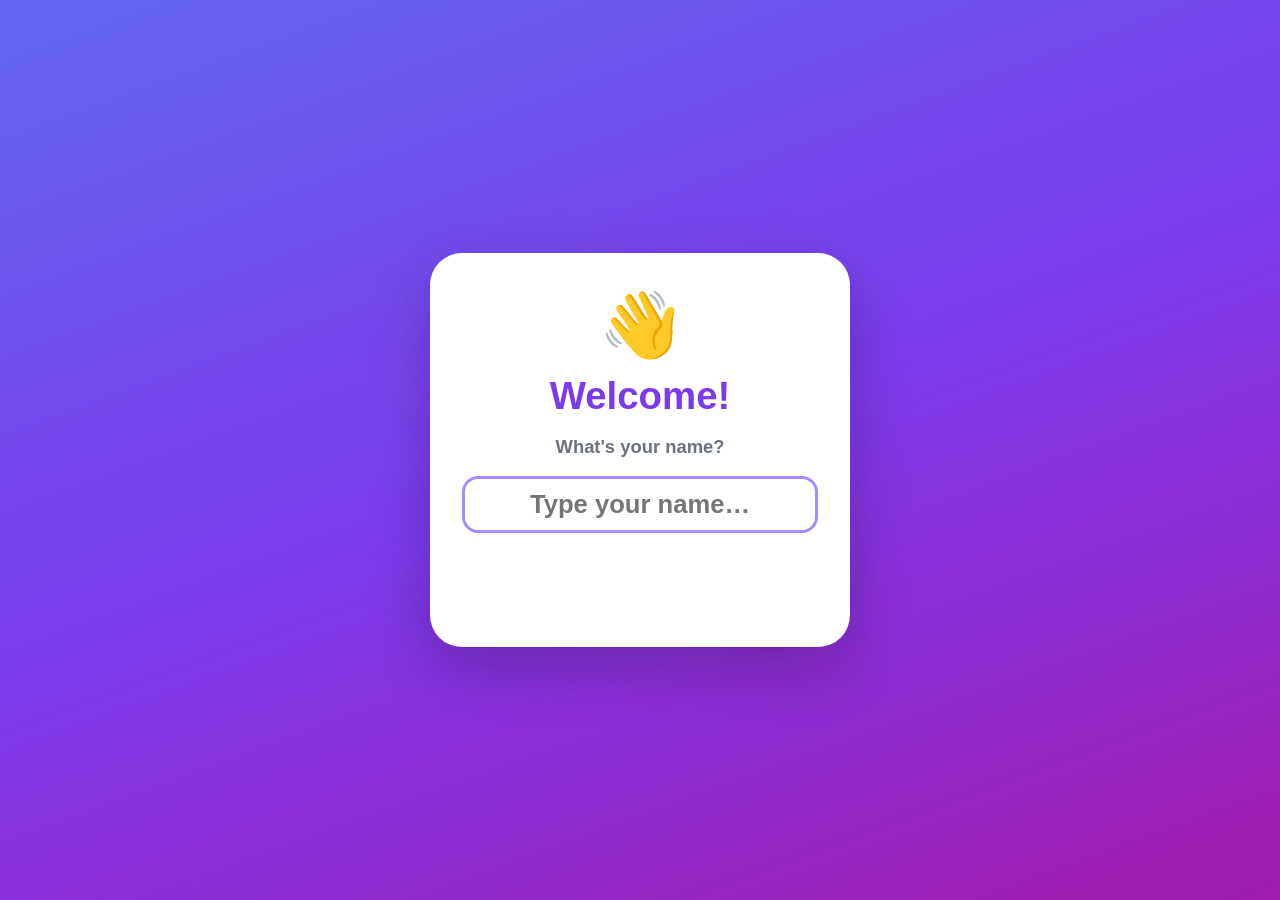
<file: index.html>
<!DOCTYPE html>
<html lang="en">
<head>
  <meta charset="UTF-8">
  <meta name="viewport" content="width=device-width, initial-scale=1.0, user-scalable=no">
  <meta name="apple-mobile-web-app-capable" content="yes">
  <meta name="apple-mobile-web-app-status-bar-style" content="black-translucent">
  <meta name="apple-mobile-web-app-title" content="Times Tables">
  <title>Times Tables Practice</title>
  <link rel="manifest" href="manifest.json">
  <link rel="apple-touch-icon" href="icon-192.png">
  <link rel="stylesheet" href="style.css">
</head>
<body>

  <!-- ══════════════════════════════════════
       SCREEN 1 — NAME ENTRY
       Shown only on first launch
       ══════════════════════════════════════ -->
  <div id="screen-name" class="screen">
    <div id="name-card">
      <div class="name-emoji">👋</div>
      <h2>Welcome!</h2>
      <p class="name-prompt">What's your name?</p>
      <input
        id="name-input"
        type="text"
        maxlength="20"
        placeholder="Type your name…"
        autocomplete="off"
        autocorrect="off"
        spellcheck="false"
      >
      <button id="name-btn" class="btn-primary" disabled>Let's Go!</button>
    </div>
  </div>


  <!-- ══════════════════════════════════════
       SCREEN 2 — SETUP
       Choose tables, mode, see stats
       ══════════════════════════════════════ -->
  <div id="screen-setup" class="screen">

    <div id="setup-header">
      <h1>Times Tables</h1>
      <p id="greeting"><!-- e.g. "Hi Lily!" inserted by JS --></p>
      <button id="change-name-btn" class="btn-ghost">✏️ Change name</button>
    </div>

    <!-- Easy / Hard mode toggle -->
    <div id="mode-toggle">
      <button class="mode-btn" data-mode="easy">
        Easy<span class="mode-tag">tap to pick</span>
      </button>
      <button class="mode-btn" data-mode="hard">
        Hard<span class="mode-tag">type it in</span>
      </button>
    </div>

    <p class="subtitle">Choose your tables:</p>

    <div id="difficulty-key">
      <span class="key-dot easy-dot"></span>Easy
      <span class="key-dot medium-dot"></span>Medium
      <span class="key-dot hard-dot"></span>Hard
      <span class="key-star">★</span>Mastered
    </div>

    <!-- Table number buttons 2–12 (built by JS) -->
    <div id="table-picker"></div>

    <button id="start-btn" class="btn-primary" disabled>Let's Go!</button>
    <button id="test-btn" class="btn-test" disabled>🏫 School Test</button>

    <!-- Earned reward badges -->
    <div id="badge-row">
      <!-- Small emoji badges for each unlocked tier — built by JS -->
    </div>

    <!-- Stats + scoreboard link -->
    <div id="lifetime-stats">
      <div class="lifetime-row">
        <span>⭐ <strong id="ls-points">0</strong> pts</span>
        <span>Best session: <strong id="ls-best-session">—</strong></span>
        <button id="scores-btn" class="btn-ghost">🏆 Leaderboard</button>
      </div>
      <div id="reward-progress" class="hidden">
        <div id="reward-progress-label"></div>
        <div id="reward-progress-track">
          <div id="reward-progress-fill"></div>
        </div>
      </div>
      <div class="lifetime-row muted">
        All time: <strong id="ls-total">0</strong> answered &nbsp;·&nbsp;
        <strong id="ls-correct">0</strong> correct &nbsp;·&nbsp;
        Best streak: <strong id="ls-best">0</strong>
      </div>
    </div>

  </div>


  <!-- ══════════════════════════════════════
       SCREEN 3 — PRACTICE
       ══════════════════════════════════════ -->
  <div id="screen-practice" class="screen">

    <!-- Test mode countdown bar — hidden during normal practice -->
    <div id="test-timer-bar" class="hidden">
      <div id="test-timer-fill"></div>
    </div>

    <!-- Reward progress bar — prominent position, just below stats -->
    <div id="practice-reward-progress">
      <div id="practice-reward-label"></div>
      <div id="practice-reward-track">
        <div id="practice-reward-fill"></div>
      </div>
    </div>

    <div id="stats-bar">
      <div class="stat-block">
        <div class="stat-label">Total</div>
        <div class="stat-value" id="stat-total">0</div>
      </div>
      <div class="stat-block">
        <div class="stat-label">Correct</div>
        <div class="stat-value" id="stat-correct">0</div>
      </div>
      <div class="stat-block">
        <div class="stat-label">Streak</div>
        <div class="stat-value" id="stat-streak">0</div>
      </div>
      <div class="stat-block highlight">
        <div class="stat-label">Points</div>
        <div class="stat-value" id="stat-points">0</div>
      </div>
    </div>

    <div id="question-card">
      <div id="question-text">_ × _ = ?</div>

      <!-- Hard mode: text input -->
      <div id="hard-mode-controls">
        <input
          id="answer-input"
          type="number"
          inputmode="numeric"
          pattern="[0-9]*"
          placeholder="?"
          autocomplete="off"
          aria-label="Your answer"
        >
        <button id="submit-btn" class="btn-primary">Check!</button>
      </div>

      <!-- Easy mode: four tap buttons -->
      <div id="easy-mode-controls" class="hidden">
        <div id="choice-grid"></div>
      </div>
    </div>

    <div id="feedback-area" class="hidden"></div>

    <div id="practice-footer">
      <span id="mode-badge"></span>
      <button id="back-btn" class="btn-secondary">Change Tables</button>
    </div>

  </div>


  <!-- ══════════════════════════════════════
       SCREEN 4 — CELEBRATION (10 in a row)
       ══════════════════════════════════════ -->
  <div id="screen-celebration" class="screen">
    <div id="confetti-container"></div>
    <div id="celebration-card">
      <div class="celebration-emoji">🌟</div>
      <h2>Amazing!</h2>
      <p class="celebration-big">10 in a row!</p>
      <p class="celebration-sub" id="celebration-name-line"></p>
      <button id="continue-btn" class="btn-primary">Keep Going!</button>
    </div>
  </div>


  <!-- ══════════════════════════════════════
       SCREEN 5 — DECK COMPLETE
       ══════════════════════════════════════ -->
  <div id="screen-mastered" class="screen">
    <div id="mastered-card">
      <div class="mastered-emoji">🎓</div>
      <h2 id="mastered-title">Deck Complete!</h2>
      <p id="mastered-subtitle"></p>
      <p id="mastered-detail"></p>
      <button id="mastered-btn" class="btn-primary">Try New Tables!</button>
    </div>
  </div>


  <!-- ══════════════════════════════════════
       SCREEN 6 — TEST RESULTS
       Shown after a school-style test completes
       ══════════════════════════════════════ -->
  <div id="screen-test-result" class="screen">
    <div id="test-result-card">
      <div class="test-result-emoji">🏫</div>
      <h2>Test Complete!</h2>
      <div id="test-score"></div>
      <div id="test-pct"></div>
      <p id="test-message"></p>
      <button id="test-reward-btn" class="btn-primary hidden">🎵 Watch Your Reward!</button>
      <button id="test-again-btn" class="btn-primary">Try Again</button>
      <button id="test-back-btn" class="btn-secondary">← Back to Tables</button>
    </div>
  </div>


  <!-- ══════════════════════════════════════
       SCREEN 8 — LEADERBOARD
       All sessions ranked by top score
       ══════════════════════════════════════ -->
  <div id="screen-scoreboard" class="screen">

    <div id="scoreboard-header">
      <h2>🏆 Leaderboard</h2>
      <p id="scoreboard-name-line">Top scores — all players</p>
    </div>

    <div id="scoreboard-list">
      <!-- Session rows inserted by JS -->
    </div>

    <p id="scoreboard-empty" class="hidden muted-text">
      No sessions yet — play a round to see your scores here!
    </p>

    <button id="scoreboard-back-btn" class="btn-secondary">← Back</button>

  </div>


  <!-- ══════════════════════════════════════
       SCREEN 9 — REWARD UNLOCKED
       Shown when a points tier is crossed
       ══════════════════════════════════════ -->
  <div id="screen-reward" class="screen">
    <div id="reward-card">
      <div id="reward-emoji-display"></div>
      <h2>Reward Unlocked!</h2>
      <h3 id="reward-name"></h3>
      <p id="reward-description"></p>

      <!-- Video player — only shown for tiers that have a videoUrl -->
      <div id="reward-video-wrapper" class="hidden">
        <iframe
          id="reward-iframe"
          src=""
          frameborder="0"
          allow="autoplay; encrypted-media"
          allowfullscreen
          title="Reward video"
        ></iframe>
        <p class="video-hint">Ask a grown-up if the video isn't playing.</p>
      </div>

      <button id="reward-continue-btn" class="btn-primary">Keep Going!</button>
    </div>
  </div>


  <!-- config.js must load before app.js -->
  <script src="config.js"></script>
  <script src="app.js"></script>
</body>
</html>
</file>
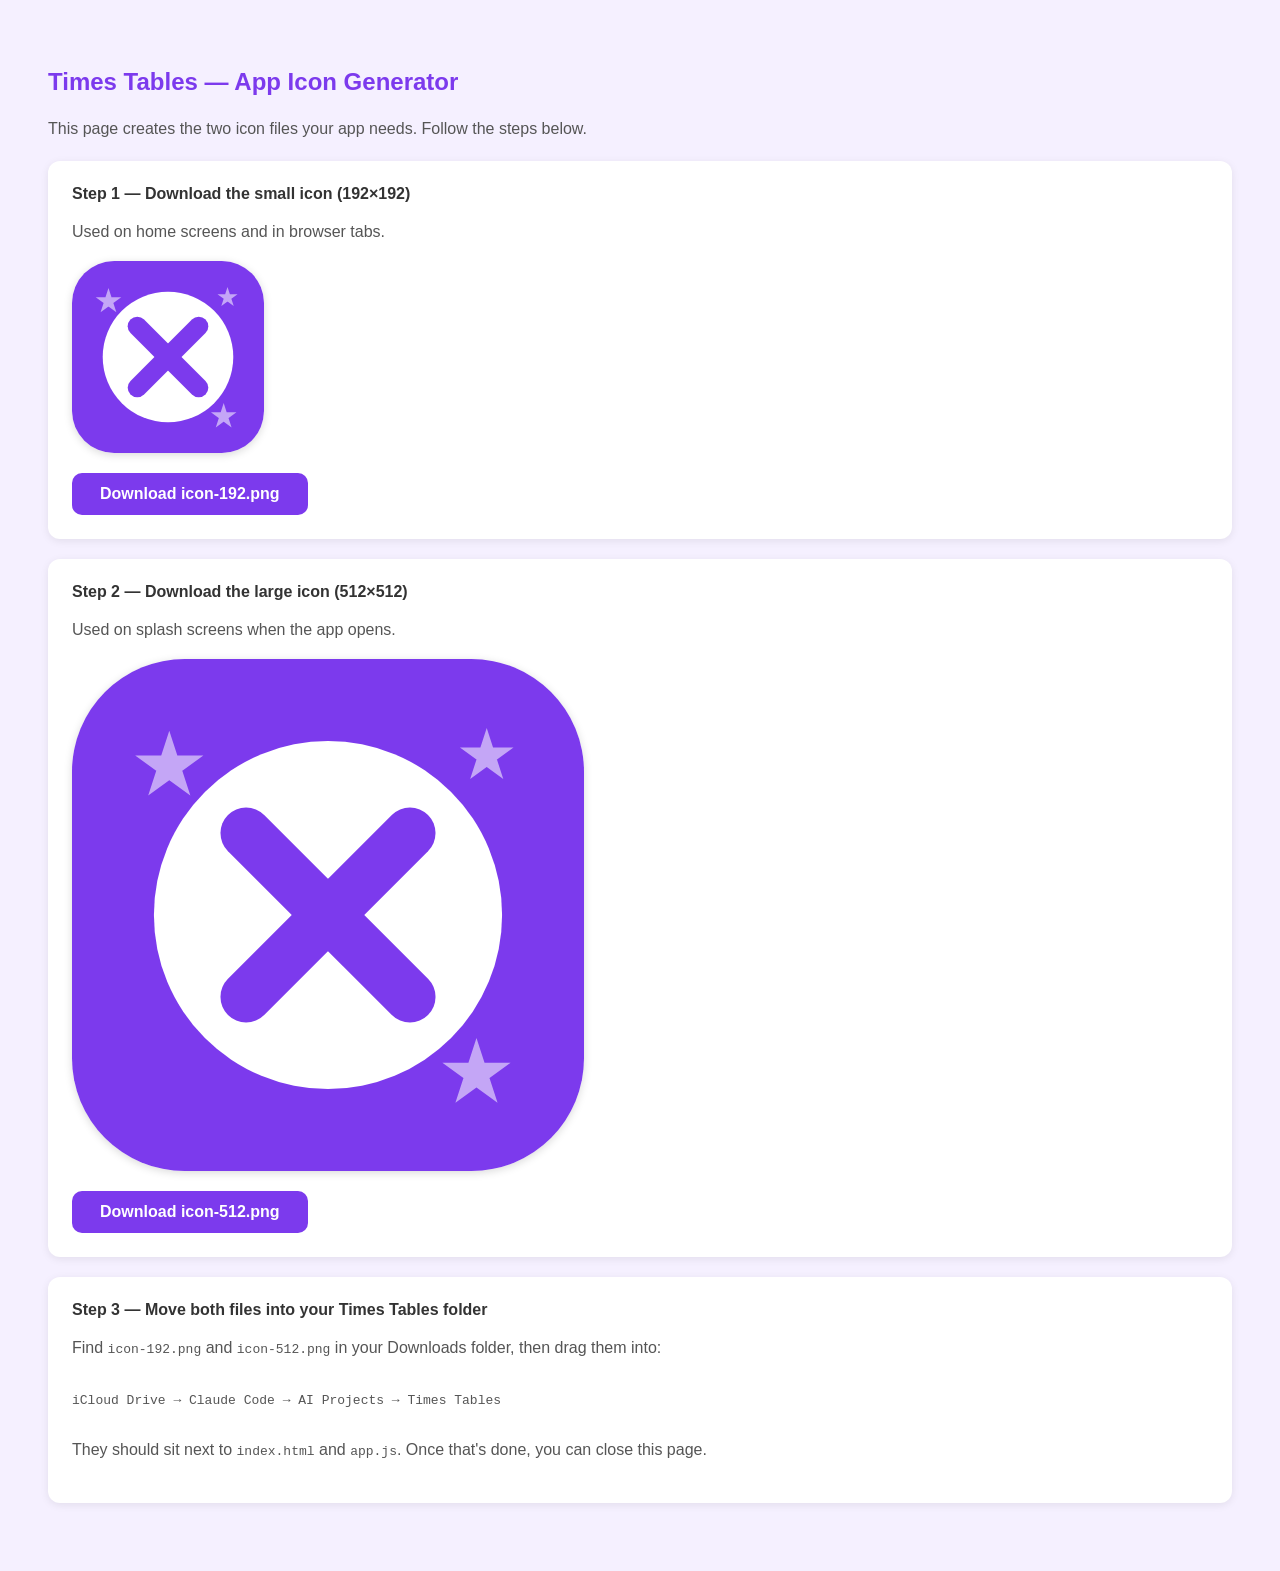
<file: make-icons.html>
<!DOCTYPE html>
<html lang="en">
<head>
  <meta charset="UTF-8">
  <title>Make App Icons</title>
  <style>
    body { font-family: sans-serif; padding: 40px; background: #f5f0ff; color: #333; }
    h2 { color: #7c3aed; }
    .step { background: white; border-radius: 12px; padding: 24px; margin: 20px 0; box-shadow: 0 2px 8px rgba(0,0,0,0.08); }
    canvas { display: block; border-radius: 22%; margin: 12px 0; box-shadow: 0 2px 8px rgba(0,0,0,0.15); }
    button {
      padding: 12px 28px; font-size: 16px; font-weight: bold;
      cursor: pointer; background: #7c3aed; color: white;
      border: none; border-radius: 10px; margin-top: 8px;
    }
    button:hover { background: #6d28d9; }
    p { color: #555; line-height: 1.6; }
    .done { color: #16a34a; font-weight: bold; }
  </style>
</head>
<body>
  <h2>Times Tables — App Icon Generator</h2>
  <p>This page creates the two icon files your app needs. Follow the steps below.</p>

  <div class="step">
    <strong>Step 1 — Download the small icon (192×192)</strong>
    <p>Used on home screens and in browser tabs.</p>
    <canvas id="c192" width="192" height="192"></canvas>
    <button onclick="download('c192', 'icon-192.png')">Download icon-192.png</button>
  </div>

  <div class="step">
    <strong>Step 2 — Download the large icon (512×512)</strong>
    <p>Used on splash screens when the app opens.</p>
    <canvas id="c512" width="512" height="512"></canvas>
    <button onclick="download('c512', 'icon-512.png')">Download icon-512.png</button>
  </div>

  <div class="step">
    <strong>Step 3 — Move both files into your Times Tables folder</strong>
    <p>
      Find <code>icon-192.png</code> and <code>icon-512.png</code> in your Downloads folder,
      then drag them into:<br><br>
      <code>iCloud Drive → Claude Code → AI Projects → Times Tables</code><br><br>
      They should sit next to <code>index.html</code> and <code>app.js</code>.
      Once that's done, you can close this page.
    </p>
  </div>

  <script>
    function drawIcon(canvas) {
      const s = canvas.width;
      const ctx = canvas.getContext('2d');

      // Purple rounded background
      const r = s * 0.2;
      ctx.fillStyle = '#7c3aed';
      ctx.beginPath();
      ctx.moveTo(r, 0);
      ctx.lineTo(s - r, 0);
      ctx.quadraticCurveTo(s, 0, s, r);
      ctx.lineTo(s, s - r);
      ctx.quadraticCurveTo(s, s, s - r, s);
      ctx.lineTo(r, s);
      ctx.quadraticCurveTo(0, s, 0, s - r);
      ctx.lineTo(0, r);
      ctx.quadraticCurveTo(0, 0, r, 0);
      ctx.closePath();
      ctx.fill();

      // White circle
      const cx = s / 2, cy = s / 2;
      ctx.fillStyle = 'white';
      ctx.beginPath();
      ctx.arc(cx, cy, s * 0.34, 0, Math.PI * 2);
      ctx.fill();

      // Purple × symbol inside the circle
      ctx.strokeStyle = '#7c3aed';
      ctx.lineWidth = s * 0.1;
      ctx.lineCap = 'round';
      const off = s * 0.16;
      ctx.beginPath(); ctx.moveTo(cx - off, cy - off); ctx.lineTo(cx + off, cy + off); ctx.stroke();
      ctx.beginPath(); ctx.moveTo(cx + off, cy - off); ctx.lineTo(cx - off, cy + off); ctx.stroke();

      // Small decorative stars
      ctx.fillStyle = 'rgba(255,255,255,0.55)';
      star(ctx, s * 0.19, s * 0.21, s * 0.07);
      star(ctx, s * 0.81, s * 0.19, s * 0.055);
      star(ctx, s * 0.79, s * 0.81, s * 0.07);
    }

    function star(ctx, x, y, r) {
      ctx.beginPath();
      for (let i = 0; i < 5; i++) {
        const a = (i * 4 * Math.PI) / 5 - Math.PI / 2;
        const px = x + r * Math.cos(a);
        const py = y + r * Math.sin(a);
        i === 0 ? ctx.moveTo(px, py) : ctx.lineTo(px, py);
      }
      ctx.closePath();
      ctx.fill();
    }

    function download(id, filename) {
      const a = document.createElement('a');
      a.download = filename;
      a.href = document.getElementById(id).toDataURL('image/png');
      a.click();
    }

    drawIcon(document.getElementById('c192'));
    drawIcon(document.getElementById('c512'));
  </script>
</body>
</html>
</file>
<file: style.css>
/* ═══════════════════════════════════════
   RESET & BASE
   ═══════════════════════════════════════ */
*, *::before, *::after {
  box-sizing: border-box;
  margin: 0;
  padding: 0;
}

:root {
  --purple:       #7c3aed;
  --purple-light: #a78bfa;
  --purple-dark:  #5b21b6;
  --orange:       #f97316;
  --orange-dark:  #c2410c;
  --green:        #16a34a;
  --green-bg:     #dcfce7;
  --red:          #dc2626;
  --red-bg:       #fee2e2;
  --yellow:       #fbbf24;
  --yellow-dark:  #d97706;
  --easy-col:     #64748b;
  --medium-col:   #2563eb;
  --hard-col:     #9333ea;
  --white:        #ffffff;
  --text-dark:    #1e1b4b;
}

html, body {
  height: 100%;
  font-family: -apple-system, 'Helvetica Neue', Arial, sans-serif;
  background: linear-gradient(160deg, #6366f1 0%, #7c3aed 50%, #a21caf 100%);
  min-height: 100vh;
  overflow-x: hidden;
}


/* ═══════════════════════════════════════
   SCREENS
   ═══════════════════════════════════════ */
.screen {
  display: none;
  flex-direction: column;
  align-items: center;
  justify-content: center;
  min-height: 100vh;
  padding: 2rem 1.5rem;
  text-align: center;
  gap: 1rem;
}
.screen.active { display: flex; }


/* ═══════════════════════════════════════
   NAME ENTRY SCREEN
   ═══════════════════════════════════════ */
#name-card {
  background: var(--white);
  border-radius: 2rem;
  padding: 2.5rem 2rem;
  max-width: 420px;
  width: 100%;
  box-shadow: 0 20px 60px rgba(0,0,0,0.22);
  display: flex;
  flex-direction: column;
  align-items: center;
  gap: 1.1rem;
}

.name-emoji {
  font-size: 4rem;
  line-height: 1;
}

#name-card h2 {
  font-size: 2.4rem;
  font-weight: 900;
  color: var(--purple);
}

.name-prompt {
  font-size: 1.15rem;
  font-weight: 600;
  color: #6b7280;
}

#name-input {
  font-family: inherit;
  font-size: 1.6rem;
  font-weight: 700;
  text-align: center;
  width: 100%;
  padding: 0.7rem 1rem;
  border: 3px solid var(--purple-light);
  border-radius: 1rem;
  outline: none;
  color: var(--text-dark);
  transition: border-color 0.2s, box-shadow 0.2s;
}

#name-input:focus {
  border-color: var(--purple);
  box-shadow: 0 0 0 4px rgba(124,58,237,0.15);
}


/* ═══════════════════════════════════════
   SETUP SCREEN
   ═══════════════════════════════════════ */
#setup-header {
  display: flex;
  flex-direction: column;
  align-items: center;
  gap: 0.15rem;
}

#screen-setup h1 {
  font-size: clamp(2.4rem, 7vw, 3.5rem);
  font-weight: 900;
  color: var(--white);
  text-shadow: 0 3px 12px rgba(0,0,0,0.25);
  letter-spacing: -0.02em;
}

#greeting {
  font-size: clamp(1.1rem, 3vw, 1.35rem);
  font-weight: 700;
  color: rgba(255,255,255,0.92);
}

/* Ghost button — transparent, used for small actions */
.btn-ghost {
  font-family: inherit;
  font-size: 0.8rem;
  font-weight: 600;
  padding: 0.3rem 0.75rem;
  border: 1.5px solid rgba(255,255,255,0.35);
  border-radius: 50px;
  background: transparent;
  color: rgba(255,255,255,0.7);
  cursor: pointer;
  transition: background 0.12s, color 0.12s;
  -webkit-tap-highlight-color: transparent;
  touch-action: manipulation;
}

.btn-ghost:hover {
  background: rgba(255,255,255,0.12);
  color: var(--white);
}

/* ── Mode toggle ── */
#mode-toggle {
  display: flex;
  gap: 0.5rem;
  background: rgba(0,0,0,0.2);
  border-radius: 1.25rem;
  padding: 0.3rem;
}

.mode-btn {
  font-family: inherit;
  font-size: 1rem;
  font-weight: 800;
  padding: 0.55rem 1.4rem;
  border: none;
  border-radius: 1rem;
  background: transparent;
  color: rgba(255,255,255,0.65);
  cursor: pointer;
  display: flex;
  flex-direction: column;
  align-items: center;
  gap: 0.1rem;
  transition: background 0.15s, color 0.15s;
  -webkit-tap-highlight-color: transparent;
  touch-action: manipulation;
  line-height: 1.2;
}

.mode-btn.active { background: var(--white); color: var(--purple); }

.mode-tag {
  font-size: 0.65rem;
  font-weight: 600;
  opacity: 0.7;
}

.subtitle {
  font-size: clamp(0.95rem, 2.5vw, 1.15rem);
  color: rgba(255,255,255,0.88);
  font-weight: 600;
}

/* ── Difficulty key ── */
#difficulty-key {
  display: flex;
  align-items: center;
  gap: 0.45rem;
  color: rgba(255,255,255,0.8);
  font-size: 0.82rem;
  font-weight: 600;
}

.key-dot {
  width: 9px; height: 9px;
  border-radius: 50%;
  display: inline-block;
  margin-left: 0.4rem;
}
.easy-dot   { background: var(--easy-col); }
.medium-dot { background: var(--medium-col); }
.hard-dot   { background: var(--hard-col); }
.key-star   { color: var(--yellow); margin-left: 0.4rem; }

/* ── Table picker ── */
#table-picker {
  display: grid;
  grid-template-columns: repeat(4, 1fr);
  gap: 0.6rem;
  width: 100%;
  max-width: 420px;
}

.table-btn {
  font-family: inherit;
  font-size: clamp(1.2rem, 4vw, 1.6rem);
  font-weight: 800;
  padding: 0.8rem 0 0.6rem;
  border-radius: 1rem;
  cursor: pointer;
  transition: background 0.12s, transform 0.12s;
  -webkit-tap-highlight-color: transparent;
  touch-action: manipulation;
  user-select: none;
  position: relative;
  display: flex;
  flex-direction: column;
  align-items: center;
  justify-content: center;
  line-height: 1;
  background: rgba(255,255,255,0.15);
  color: var(--white);
  border: 3px solid rgba(255,255,255,0.2);
}

.table-btn.difficulty-easy   { border-color: var(--easy-col); }
.table-btn.difficulty-medium { border-color: var(--medium-col); }
.table-btn.difficulty-hard   { border-color: var(--hard-col); }

.table-btn.selected {
  background: var(--yellow);
  color: var(--text-dark);
  transform: scale(1.06);
}

.table-btn .star {
  font-size: 0.68rem;
  color: var(--yellow);
  position: absolute;
  top: 3px; right: 5px;
  line-height: 1;
  text-shadow: 0 1px 3px rgba(0,0,0,0.3);
}

.table-btn.selected .star { color: var(--yellow-dark); }

/* ── Badge row ── */
#badge-row {
  display: flex;
  gap: 0.5rem;
  align-items: center;
  min-height: 2rem;
}

.badge-item {
  font-size: 1.6rem;
  line-height: 1;
  filter: grayscale(1) opacity(0.35);
  transition: filter 0.3s;
  title: attr(aria-label);
}

.badge-item.earned {
  filter: none;
  animation: badgePop 0.4s ease;
}

@keyframes badgePop {
  0%   { transform: scale(0.5); }
  70%  { transform: scale(1.2); }
  100% { transform: scale(1); }
}

/* ── Lifetime stats ── */
#lifetime-stats {
  background: rgba(255,255,255,0.15);
  border-radius: 1rem;
  padding: 0.8rem 1.2rem;
  color: var(--white);
  font-size: 0.88rem;
  display: flex;
  flex-direction: column;
  gap: 0.3rem;
  max-width: 420px;
  width: 100%;
}

.lifetime-row {
  display: flex;
  justify-content: center;
  align-items: center;
  gap: 0.75rem;
  flex-wrap: wrap;
  font-weight: 500;
}

.lifetime-row strong { font-weight: 800; }
.lifetime-row.muted { opacity: 0.8; font-size: 0.82rem; }


/* ── Test mode button ── */
.btn-test {
  font-family: inherit;
  font-size: clamp(1rem, 3.5vw, 1.2rem);
  font-weight: 800;
  padding: 0.7rem 2rem;
  border: 2.5px solid rgba(255,255,255,0.55);
  border-radius: 50px;
  background: rgba(255,255,255,0.12);
  color: var(--white);
  cursor: pointer;
  transition: background 0.15s, transform 0.08s;
  -webkit-tap-highlight-color: transparent;
  touch-action: manipulation;
}
.btn-test:hover:not(:disabled) { background: rgba(255,255,255,0.22); }
.btn-test:active:not(:disabled) { transform: scale(0.97); }
.btn-test:disabled { opacity: 0.45; cursor: not-allowed; }

/* ── Reward progress bar ── */
#reward-progress {
  padding-top: 0.3rem;
  width: 100%;
}
#reward-progress-label {
  font-size: 0.8rem;
  font-weight: 700;
  color: rgba(255,255,255,0.9);
  margin-bottom: 0.3rem;
  text-align: left;
}
#reward-progress-track {
  width: 100%;
  height: 8px;
  background: rgba(255,255,255,0.2);
  border-radius: 50px;
  overflow: hidden;
}
#reward-progress-fill {
  height: 100%;
  background: var(--yellow);
  border-radius: 50px;
  transition: width 0.5s ease;
  min-width: 4px;
}


/* ═══════════════════════════════════════
   SHARED BUTTONS
   ═══════════════════════════════════════ */
.btn-primary {
  font-family: inherit;
  font-size: clamp(1.2rem, 4vw, 1.55rem);
  font-weight: 800;
  padding: 0.9rem 2.6rem;
  border: none;
  border-radius: 50px;
  background: var(--orange);
  color: var(--white);
  cursor: pointer;
  box-shadow: 0 6px 0 var(--orange-dark), 0 10px 25px rgba(0,0,0,0.2);
  transition: transform 0.08s, box-shadow 0.08s;
  -webkit-tap-highlight-color: transparent;
  touch-action: manipulation;
  user-select: none;
}

.btn-primary:hover:not(:disabled) {
  transform: translateY(-2px);
  box-shadow: 0 8px 0 var(--orange-dark), 0 14px 30px rgba(0,0,0,0.22);
}

.btn-primary:active:not(:disabled) {
  transform: translateY(4px);
  box-shadow: 0 2px 0 var(--orange-dark), 0 4px 10px rgba(0,0,0,0.15);
}

.btn-primary:disabled {
  background: rgba(255,255,255,0.25);
  box-shadow: none;
  cursor: not-allowed;
  opacity: 0.6;
}

.btn-secondary {
  font-family: inherit;
  font-size: 1rem;
  font-weight: 700;
  padding: 0.6rem 1.5rem;
  border: 2.5px solid rgba(255,255,255,0.5);
  border-radius: 50px;
  background: transparent;
  color: var(--white);
  cursor: pointer;
  transition: background 0.12s;
  -webkit-tap-highlight-color: transparent;
  touch-action: manipulation;
}

.btn-secondary:hover { background: rgba(255,255,255,0.15); }


/* ── Practice screen reward progress ── */
#practice-reward-progress {
  width: 100%;
  max-width: 500px;
  background: rgba(255,255,255,0.18);
  border-radius: 1.25rem;
  padding: 0.75rem 1rem;
  display: flex;
  flex-direction: column;
  gap: 0.5rem;
  border: 2px solid rgba(255,255,255,0.25);
}

#practice-reward-label {
  font-size: 1rem;
  font-weight: 800;
  color: var(--white);
  text-align: center;
}

#practice-reward-track {
  width: 100%;
  height: 18px;
  background: rgba(0,0,0,0.2);
  border-radius: 50px;
  overflow: hidden;
}

#practice-reward-fill {
  height: 100%;
  background: var(--yellow);
  border-radius: 50px;
  transition: width 0.5s ease;
  min-width: 6px;
  box-shadow: 0 0 8px rgba(251,191,36,0.6);
}


/* ═══════════════════════════════════════
   TEST TIMER BAR
   ═══════════════════════════════════════ */
#test-timer-bar {
  width: 100%;
  max-width: 500px;
  height: 12px;
  background: rgba(255,255,255,0.2);
  border-radius: 50px;
  overflow: hidden;
}

#test-timer-fill {
  height: 100%;
  width: 100%;
  background: #16a34a;
  border-radius: 50px;
  transition: background 0.3s;
}


/* ═══════════════════════════════════════
   PRACTICE SCREEN
   ═══════════════════════════════════════ */
#stats-bar {
  display: flex;
  gap: 0.6rem;
  width: 100%;
  max-width: 500px;
}

.stat-block {
  flex: 1;
  background: rgba(255,255,255,0.2);
  border-radius: 0.9rem;
  padding: 0.55rem 0.4rem;
  color: var(--white);
}

.stat-block.highlight {
  background: rgba(251,191,36,0.35);
  border: 2px solid rgba(251,191,36,0.5);
}

.stat-label {
  font-size: 0.65rem;
  font-weight: 700;
  text-transform: uppercase;
  letter-spacing: 0.08em;
  opacity: 0.85;
}

.stat-value {
  font-size: clamp(1.4rem, 5vw, 1.9rem);
  font-weight: 900;
  line-height: 1.1;
}

#question-card {
  background: var(--white);
  border-radius: 2rem;
  padding: 2.25rem 2rem;
  width: 100%;
  max-width: 480px;
  box-shadow: 0 20px 60px rgba(0,0,0,0.22);
  display: flex;
  flex-direction: column;
  align-items: center;
  gap: 1.4rem;
}

#question-text {
  font-size: clamp(3rem, 10vw, 5rem);
  font-weight: 900;
  color: var(--purple);
  line-height: 1;
  letter-spacing: -0.02em;
}

#hard-mode-controls {
  display: flex;
  flex-direction: column;
  align-items: center;
  gap: 1rem;
  width: 100%;
}

#answer-input {
  font-family: inherit;
  font-size: clamp(2rem, 7vw, 2.6rem);
  font-weight: 800;
  text-align: center;
  width: 150px;
  padding: 0.6rem 0.75rem;
  border: 4px solid var(--purple-light);
  border-radius: 1rem;
  color: var(--text-dark);
  outline: none;
  transition: border-color 0.2s, box-shadow 0.2s;
  -moz-appearance: textfield;
}
#answer-input::-webkit-outer-spin-button,
#answer-input::-webkit-inner-spin-button { -webkit-appearance: none; }
#answer-input:focus {
  border-color: var(--purple);
  box-shadow: 0 0 0 4px rgba(124,58,237,0.18);
}
#answer-input:disabled { background: #f3f4f6; opacity: 0.7; }

/* Easy mode grid */
#easy-mode-controls { width: 100%; }

#choice-grid {
  display: grid;
  grid-template-columns: 1fr 1fr;
  gap: 0.75rem;
  width: 100%;
}

.choice-btn {
  font-family: inherit;
  font-size: clamp(1.6rem, 6vw, 2.2rem);
  font-weight: 900;
  padding: 1rem 0.5rem;
  border: 3px solid var(--purple-light);
  border-radius: 1.1rem;
  background: #f5f3ff;
  color: var(--purple);
  cursor: pointer;
  transition: background 0.1s, transform 0.08s;
  -webkit-tap-highlight-color: transparent;
  touch-action: manipulation;
  user-select: none;
}
.choice-btn:hover:not(:disabled) { background: #ede9fe; border-color: var(--purple); }
.choice-btn:active:not(:disabled) { transform: scale(0.96); }
.choice-btn:disabled { opacity: 0.5; cursor: default; }
.choice-btn.correct-choice { background: var(--green-bg); border-color: var(--green); color: var(--green); }
.choice-btn.wrong-choice   { background: var(--red-bg);   border-color: var(--red);   color: var(--red); }

/* Feedback */
#feedback-area {
  font-size: clamp(1.2rem, 4vw, 1.6rem);
  font-weight: 800;
  padding: 0.8rem 1.5rem;
  border-radius: 1.25rem;
  max-width: 480px;
  width: 100%;
  display: flex;
  align-items: center;
  justify-content: center;
}
#feedback-area.hidden  { display: none; }
#feedback-area.correct { background: var(--green-bg); color: var(--green); border: 3px solid var(--green); }
#feedback-area.wrong   { background: var(--red-bg);   color: var(--red);   border: 3px solid var(--red); }

#practice-footer {
  display: flex;
  flex-direction: column;
  align-items: center;
  gap: 0.5rem;
}

#mode-badge {
  font-size: 0.82rem;
  font-weight: 700;
  color: rgba(255,255,255,0.7);
}


/* ═══════════════════════════════════════
   CELEBRATION SCREEN
   ═══════════════════════════════════════ */
#screen-celebration {
  background: linear-gradient(135deg, #f6d365 0%, #fda085 100%);
  position: relative;
  overflow: hidden;
}

#celebration-card {
  background: var(--white);
  border-radius: 2.5rem;
  padding: 3rem 2.5rem;
  max-width: 460px;
  width: 100%;
  box-shadow: 0 30px 80px rgba(0,0,0,0.2);
  position: relative;
  z-index: 2;
  display: flex;
  flex-direction: column;
  align-items: center;
  gap: 0.6rem;
}

.celebration-emoji {
  font-size: 5rem;
  animation: starBounce 0.9s ease infinite;
  line-height: 1;
  margin-bottom: 0.5rem;
}

@keyframes starBounce {
  0%, 100% { transform: translateY(0) scale(1); }
  50%       { transform: translateY(-14px) scale(1.1); }
}

#celebration-card h2 { font-size: clamp(2.8rem, 10vw, 4rem); font-weight: 900; color: var(--purple); }
.celebration-big     { font-size: clamp(1.4rem, 5vw, 1.9rem); font-weight: 800; color: var(--orange); }
.celebration-sub     { font-size: 1.05rem; font-weight: 600; color: #6b7280; margin-bottom: 0.75rem; }

#confetti-container {
  position: absolute;
  inset: 0;
  pointer-events: none;
  z-index: 1;
  overflow: hidden;
}

.confetti-piece {
  position: absolute;
  top: -30px;
  animation: confettiFall linear forwards;
}

@keyframes confettiFall {
  0%   { transform: translateY(0)     rotate(0deg);   opacity: 1; }
  85%  { opacity: 1; }
  100% { transform: translateY(110vh) rotate(720deg); opacity: 0; }
}


/* ═══════════════════════════════════════
   MASTERED SCREEN
   ═══════════════════════════════════════ */
#screen-mastered {
  background: linear-gradient(135deg, #a8edea 0%, #fed6e3 100%);
}

#mastered-card {
  background: var(--white);
  border-radius: 2.5rem;
  padding: 3rem 2.5rem;
  max-width: 460px;
  width: 100%;
  box-shadow: 0 30px 80px rgba(0,0,0,0.15);
  display: flex;
  flex-direction: column;
  align-items: center;
  gap: 0.65rem;
}

.mastered-emoji { font-size: 5rem; line-height: 1; margin-bottom: 0.5rem; animation: starBounce 1.1s ease infinite; }
#mastered-card h2  { font-size: clamp(2.2rem, 8vw, 3rem); font-weight: 900; color: var(--purple); }
#mastered-subtitle { font-size: clamp(1.1rem, 4vw, 1.4rem); font-weight: 800; color: var(--orange); }
#mastered-detail   { font-size: 1rem; font-weight: 600; color: #6b7280; margin-bottom: 0.75rem; }


/* ═══════════════════════════════════════
   TEST RESULTS SCREEN
   ═══════════════════════════════════════ */
#screen-test-result {
  background: linear-gradient(135deg, #1e1b4b 0%, #4c1d95 100%);
}

#test-result-card {
  background: var(--white);
  border-radius: 2.5rem;
  padding: 2.5rem 2rem;
  max-width: 460px;
  width: 100%;
  box-shadow: 0 30px 80px rgba(0,0,0,0.3);
  display: flex;
  flex-direction: column;
  align-items: center;
  gap: 0.5rem;
}

.test-result-emoji {
  font-size: 4rem;
  line-height: 1;
  margin-bottom: 0.25rem;
}

#test-result-card h2 {
  font-size: clamp(1.8rem, 6vw, 2.5rem);
  font-weight: 900;
  color: var(--purple);
}

#test-score {
  font-size: clamp(3rem, 12vw, 5rem);
  font-weight: 900;
  color: var(--text-dark);
  line-height: 1;
  margin: 0.25rem 0;
}

#test-pct {
  font-size: clamp(1.4rem, 5vw, 1.9rem);
  font-weight: 800;
  color: var(--orange);
}

#test-message {
  font-size: 1.05rem;
  font-weight: 600;
  color: #6b7280;
  margin: 0.25rem 0 0.75rem;
  text-align: center;
  line-height: 1.4;
}


/* ═══════════════════════════════════════
   SCOREBOARD SCREEN
   ═══════════════════════════════════════ */
#screen-scoreboard {
  justify-content: flex-start;
  padding-top: 3rem;
  gap: 1.25rem;
}

#scoreboard-header h2 {
  font-size: clamp(1.8rem, 6vw, 2.5rem);
  font-weight: 900;
  color: var(--white);
}

#scoreboard-name-line {
  font-size: 1rem;
  color: rgba(255,255,255,0.8);
  font-weight: 600;
}

#scoreboard-list {
  width: 100%;
  max-width: 520px;
  display: flex;
  flex-direction: column;
  gap: 0.6rem;
  max-height: 60vh;
  overflow-y: auto;
  padding: 0.25rem 0;
}

.session-row {
  background: rgba(255,255,255,0.18);
  border-radius: 1rem;
  padding: 0.8rem 1.1rem;
  display: grid;
  grid-template-columns: 2rem auto 1fr auto;
  align-items: center;
  gap: 0.6rem;
  color: var(--white);
  text-align: left;
}

.session-row.best {
  background: rgba(251,191,36,0.35);
  border: 2px solid rgba(251,191,36,0.6);
}

.session-rank {
  font-size: 1rem;
  font-weight: 900;
  text-align: center;
}

.session-name {
  font-size: 0.95rem;
  font-weight: 800;
}

.session-date {
  font-size: 0.75rem;
  font-weight: 600;
  opacity: 0.8;
  white-space: nowrap;
}

.session-detail {
  font-size: 0.8rem;
  font-weight: 500;
  opacity: 0.8;
}

.session-tables {
  font-size: 0.75rem;
  font-weight: 600;
  opacity: 0.7;
}

.session-points {
  font-size: 1.4rem;
  font-weight: 900;
  white-space: nowrap;
}

.session-best-badge {
  font-size: 0.7rem;
  font-weight: 800;
  background: var(--yellow);
  color: var(--text-dark);
  padding: 0.15rem 0.4rem;
  border-radius: 0.4rem;
  text-transform: uppercase;
  letter-spacing: 0.05em;
}

.muted-text {
  color: rgba(255,255,255,0.6);
  font-size: 0.95rem;
  font-weight: 600;
}


/* ═══════════════════════════════════════
   REWARD SCREEN
   ═══════════════════════════════════════ */
#screen-reward {
  /* Background gradient set dynamically by JS per tier */
}

#reward-card {
  background: var(--white);
  border-radius: 2.5rem;
  padding: 2.5rem 2rem;
  max-width: 480px;
  width: 100%;
  box-shadow: 0 30px 80px rgba(0,0,0,0.2);
  display: flex;
  flex-direction: column;
  align-items: center;
  gap: 0.75rem;
}

#reward-emoji-display {
  font-size: 5rem;
  line-height: 1;
  animation: starBounce 0.9s ease infinite;
}

#reward-card h2 {
  font-size: 1.5rem;
  font-weight: 700;
  color: #6b7280;
  letter-spacing: 0.03em;
  text-transform: uppercase;
}

#reward-name {
  font-size: clamp(1.6rem, 5vw, 2.2rem);
  font-weight: 900;
  color: var(--purple);
}

#reward-description {
  font-size: 1.05rem;
  font-weight: 600;
  color: #6b7280;
  margin-bottom: 0.5rem;
}

#reward-video-wrapper {
  width: 100%;
}

#reward-iframe {
  width: 100%;
  aspect-ratio: 16 / 9;
  border-radius: 1rem;
  background: #000;
  display: block;
}

.video-hint {
  font-size: 0.78rem;
  color: #9ca3af;
  margin-top: 0.4rem;
  font-weight: 500;
}


/* ═══════════════════════════════════════
   UTILITY
   ═══════════════════════════════════════ */
.hidden { display: none !important; }


/* ═══════════════════════════════════════
   RESPONSIVE
   ═══════════════════════════════════════ */
@media (min-width: 768px) {
  #table-picker { gap: 0.8rem; }
  .table-btn { font-size: 1.75rem; padding: 0.95rem 0 0.75rem; }
}

@media (max-height: 650px) {
  .screen { padding: 0.75rem; gap: 0.6rem; }
  #question-card { padding: 1.5rem; gap: 0.9rem; }
  .celebration-emoji, .mastered-emoji, #reward-emoji-display { font-size: 3rem; }
  #celebration-card, #mastered-card, #reward-card { padding: 1.5rem 1.5rem; gap: 0.4rem; }
}
</file>
